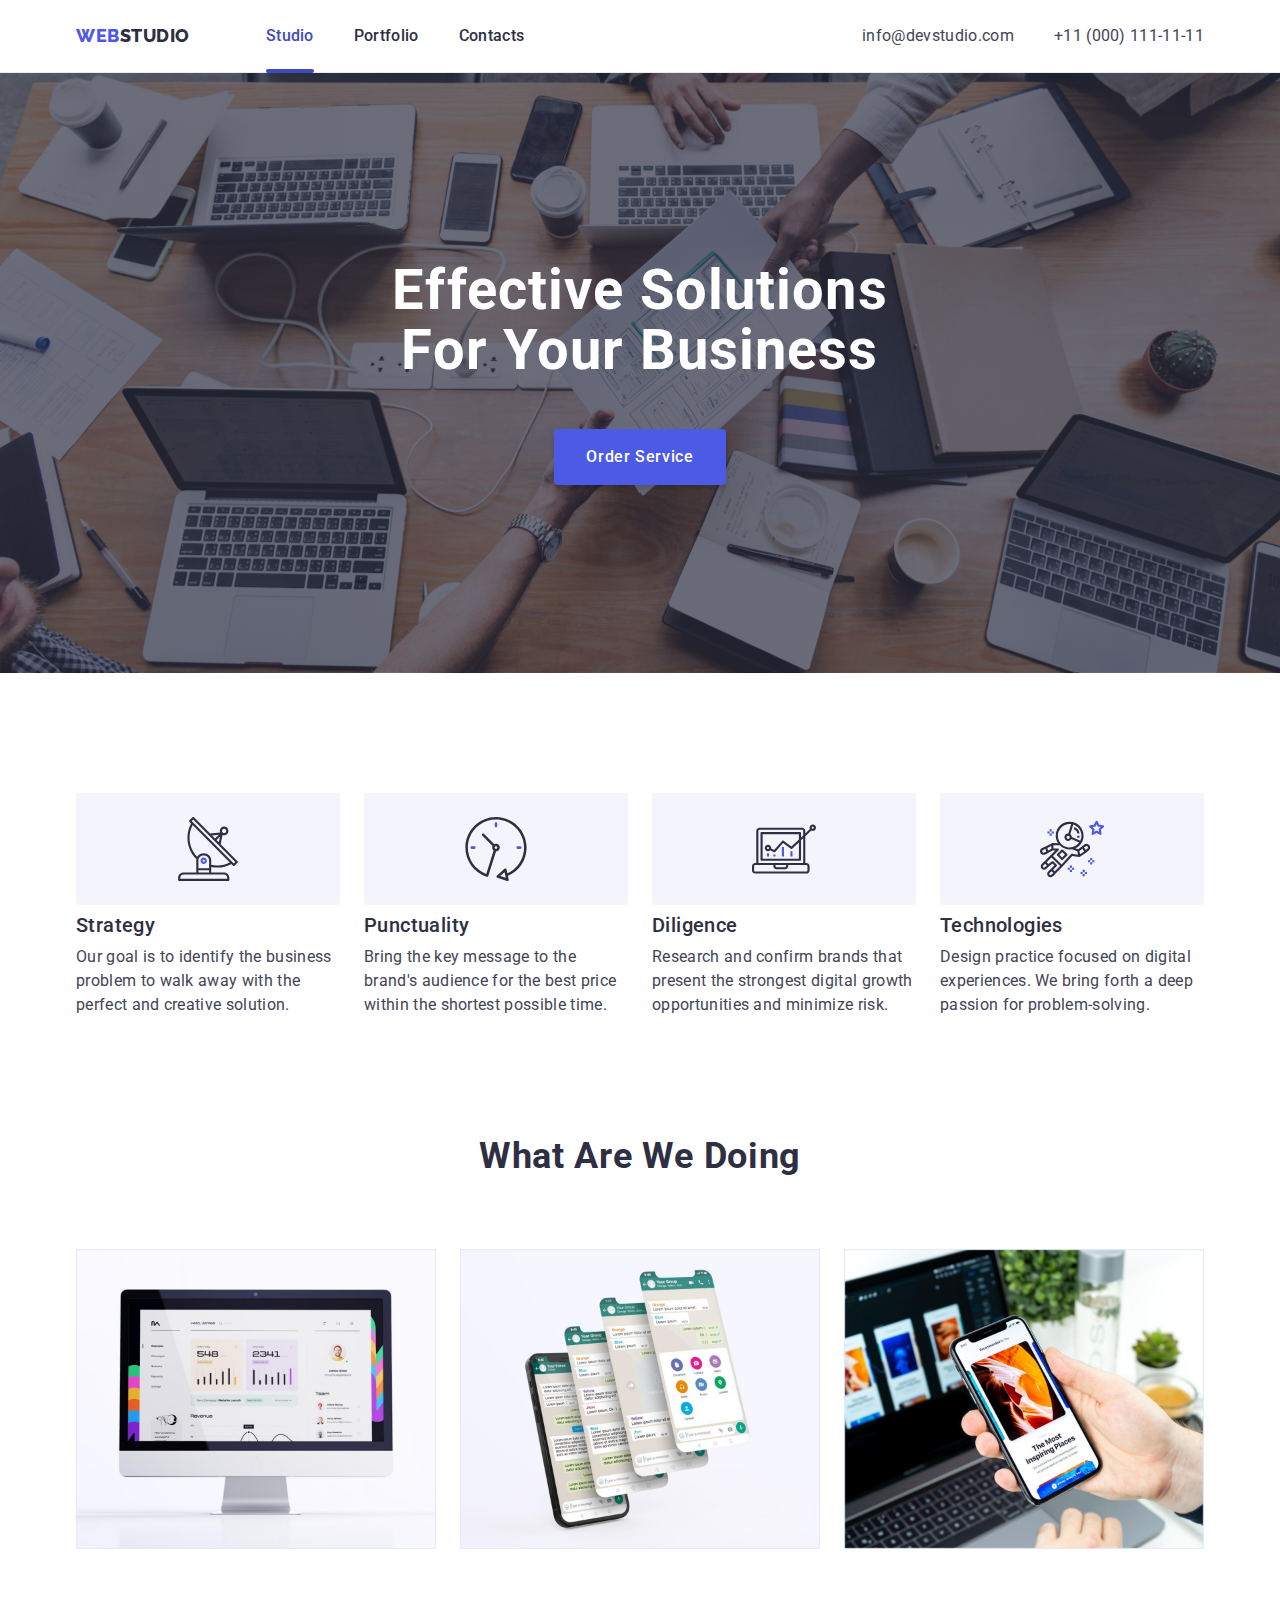
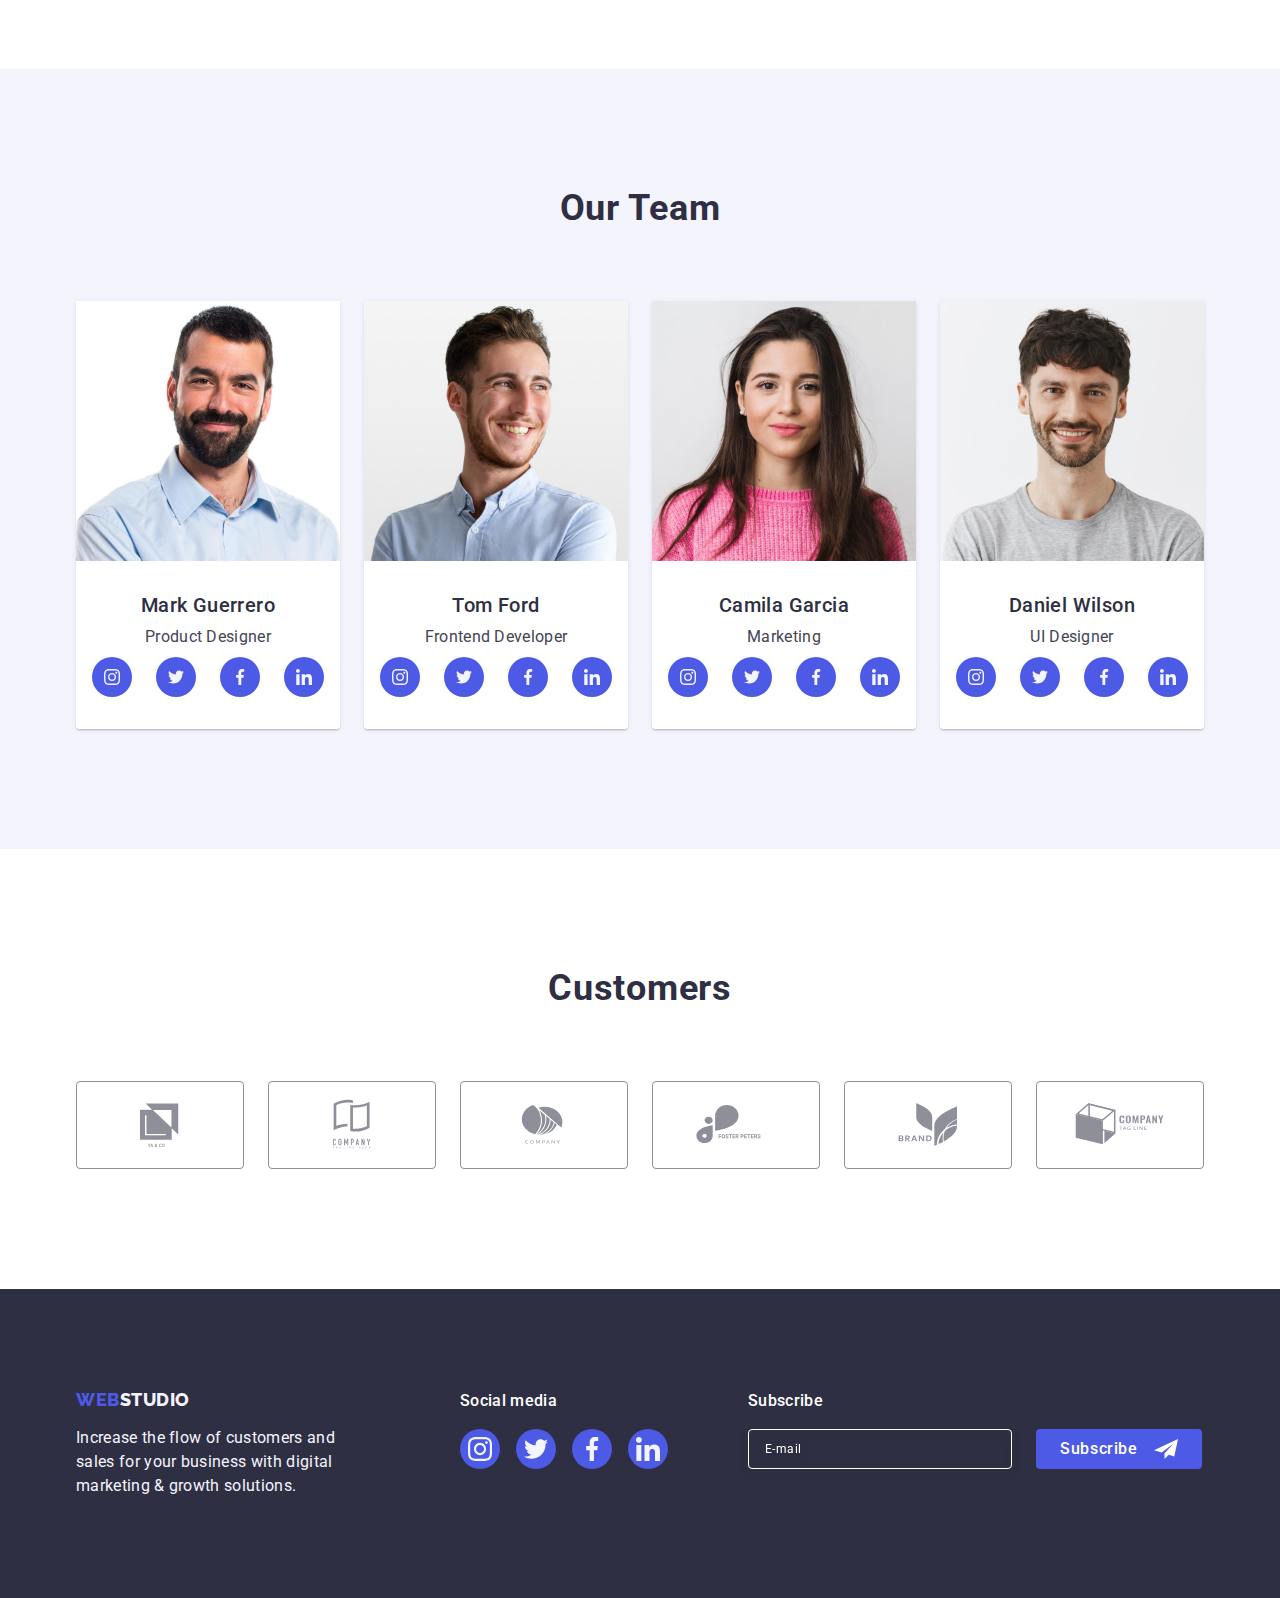
<file: index.html>
<!DOCTYPE html>
<html lang="en">
    <head>
        <meta charset="UTF-8">
        <meta name="viewport" content="width=device-width, initial-scale=1.0">
        <title>WebStudio</title>
        <link rel="icon" type="image/x-icon" href="images/favicon.ico" />
        <link rel="preconnect" href="https://fonts.googleapis.com">
        <link rel="preconnect" href="https://fonts.gstatic.com" crossorigin>
        <link href="https://fonts.googleapis.com/css2?family=Raleway:wght@800&family=Roboto:wght@400;500;700&display=swap"
              rel="stylesheet">
        <link rel="stylesheet" href="https://cdn.jsdelivr.net/npm/modern-normalize@2.0.0/modern-normalize.min.css">
        <link rel="stylesheet"  href="css/styles.css">
    </head>
    <body>
        <header class="header">
            <div class="container header_container">
                <nav class="nav">
                    <a href="./index.html" class="logo link">
                        Web<span class="logo_dark_span">Studio</span>
                    </a>

                    <ul class="nav_list list">
                        <li class="nav_list_item">
                            <a class="link nav-link nav-link_current" href="./index.html">Studio</a>
                        </li>

                        <li class="nav_list_item">
                            <a class="link nav-link" href="./portfolio.html">Portfolio</a>
                        </li>

                        <li class="nav_list_item">
                            <a class="link nav-link" href="">Contacts</a>
                        </li>
                    </ul>
                </nav>

                <address class="address">
                    <ul class="address_list list">
                        <li>
                            <a class="address-link link" href="mailto:info@devstudio.com">info@devstudio.com</a>
                        </li>

                        <li>
                            <a class="address-link link" href="tel:+110001111111">+11 (000) 111-11-11</a>
                        </li>
                    </ul>
                </address>

                <button class="burger_menu_btn" type="button" data-menu-open>
                    <svg class="burger_menu_icon" width="32" height="22">
                        <use href="./images/icons.svg#mobile-menu-open"></use>
                    </svg>
                </button>


                <div class="mobile_menu_container" data-menu>
                    <ul class="mobile_menu_list">
                        <li class="mobile_menu_item">
                            <a class="link mobile_menu_link mobile_menu_link_current" href="index.html">Studio</a>
                        </li>

                        <li class="mobile_menu_item">
                            <a class="link mobile_menu_link" href="./portfolio.html">Portfolio</a>
                        </li>

                        <li class="mobile_menu_item">
                            <a class="link mobile_menu_link" href="">Contacts</a>
                        </li>
                    </ul>

                    <div class="mobile_links_wrap">
                        <div class="mobile-links">
                            <a class="mobile_link mobile_link_tel link" href="tel:+110001111111">+11 (000) 111-11-11</a>
                            <a class="mobile_link link" href="mailto:info@devstudio.com">info@devstudio.com</a>
                        </div>

                        <ul class="list social_list mobile_social_list">
                            <li class="social_item">
                                <a class="social_link" href="">
                                    <svg class="team_social_icon" width="24" height="24">
                                        <use href="./images/icons.svg#icon-instagram"></use>
                                    </svg>
                                </a>
                            </li>

                            <li class="social_item">
                                <a class="social_link" href="">
                                    <svg class="team_social_icon" width="24" height="24">
                                        <use href="./images/icons.svg#icon-twitter"></use>
                                    </svg>
                                </a>
                            </li>

                            <li class="social_item">
                                <a class="social_link" href="">
                                    <svg class="team_social_icon" width="24" height="24">
                                        <use href="./images/icons.svg#icon-facebook"></use>
                                    </svg>
                                </a>
                            </li>

                            <li class="social_item">
                                <a class="social_link" href="">
                                    <svg class="team_social_icon" width="24" height="24">
                                        <use href="./images/icons.svg#icon-linkedin"></use>
                                    </svg>
                                </a>
                            </li>
                        </ul>
                    </div>

                    <button class="mobile_close_menu_btn" type="button" data-menu-close>
                        <svg class="mobile_close_menu_icon" width="8" height="8">
                            <use href="./images/icons.svg#mobile-menu-close"></use>
                        </svg>
                    </button>
                </div>

            </div>
        </header>

        <main>
            <section class="hero">
                <div class="container">
                    <h1 class="hero-title">
                        Effective Solutions
                        for Your Business
                    </h1>
                    <button class="hero-btn" type="button" data-modal-open>Order Service</button>
                </div>
            </section>

            <section class="section">
                <div class="container">
                    <h2 class="visually-hidden">Features</h2>
                    <ul class="features_list list">
                        <li class="features_item">
                            <div class="features_wrap">
                                <svg class="features_icon" width="64" height="64">
                                    <use href="./images/icons.svg#icon-antenna"></use>
                                </svg>
                            </div>
                            <h3 class="feature_title">Strategy</h3>
                            <p class="feature_text">
                                Our goal is to identify the business
                                problem to walk away with the perfect and creative solution.
                            </p>
                        </li>

                        <li class="features_item">
                            <div class="features_wrap">
                                <svg class="features_icon" width="64" height="64">
                                    <use href="./images/icons.svg#icon-clock"></use>
                                </svg>
                            </div>
                            <h3 class="feature_title">Punctuality</h3>
                            <p class="feature_text">
                                Bring the key message to the brand's audience for the best
                                price within the shortest possible time.
                            </p>
                        </li>

                        <li class="features_item">
                            <div class="features_wrap">
                                <svg class="features_icon" width="64" height="64">
                                    <use href="./images/icons.svg#icon-diagram"></use>
                                </svg>
                            </div>
                            <h3 class="feature_title">Diligence</h3>
                            <p class="feature_text">
                                Research and confirm brands that present the strongest
                                digital growth opportunities and minimize risk.
                            </p>
                        </li>

                        <li class="features_item">
                            <div class="features_wrap">
                                <svg class="features_icon" width="64" height="64">
                                    <use href="./images/icons.svg#icon-astronaut"></use>
                                </svg>
                            </div>
                            <h3 class="feature_title">Technologies</h3>
                            <p class="feature_text">
                                Design practice focused on digital experiences. We bring
                                forth a deep passion for problem-solving.
                            </p>
                        </li>
                    </ul>
                </div>
            </section>

            <section class="section section_no_padding_top section_hidden">
                <div class="container">
                    <h2 class="section_title">What are we doing</h2>
                    <ul class="works_list list">
                        <li class="work_list_item">
                            <img
                                    srcset="images/doing/works1.jpg 1x, ./images/doing/works1@2x.jpg 2x"
                                    src="images/doing/works1.jpg" alt="photo of desktop app"
                                    width="360"
                            >
                        </li>

                        <li class="work_list_item">
                            <img
                                    srcset="images/doing/works2.jpg 1x, ./images/doing/works2@2x.jpg 2x"
                                    src="images/doing/works2.jpg" alt="photo of mobile mockups + ui"
                                    width="360"
                            >
                        </li>

                        <li class="work_list_item">
                            <img
                                    srcset="images/doing/works3.jpg 1x, ./images/doing/works3@2x.jpg 2x"
                                    src="images/doing/works3.jpg" alt="photo of mobile app"
                                    width="360"
                            >
                        </li>
                    </ul>
                </div>
            </section>

            <section class="section team">
                <div class="container">
                    <h2 class="section_title">Our Team</h2>
                    <ul class="team_list list">
                        <li class="team_list-item">
                            <img srcset="./images/team/1_team.jpg 1x, ./images/team/teammate1@2x.jpg 2x" src="./images/team/1_team.jpg" alt="Mark Guerrero's photo" width="264">
                            <div class="team_thumb">
                                <h3 class="teammate_title">Mark Guerrero</h3>
                                <p class="teammate_text">Product Designer</p>
                                <ul class="list social_list">
                                    <li class="social_item">
                                        <a class="social_link" href="">
                                            <svg class="team_social_icon" width="16" height="16">
                                                <use href="./images/icons.svg#icon-instagram"></use>
                                            </svg>
                                        </a>
                                    </li>
                                    <li class="social_item">
                                        <a class="social_link" href="">
                                            <svg class="team_social_icon" width="16" height="16">
                                                <use href="./images/icons.svg#icon-twitter"></use>
                                            </svg>
                                        </a>
                                    </li>
                                    <li class="social_item">
                                        <a class="social_link" href="">
                                            <svg class="team_social_icon" width="16" height="16">
                                                <use href="./images/icons.svg#icon-facebook"></use>
                                            </svg>
                                        </a>
                                    </li>
                                    <li class="social_item">
                                        <a class="social_link" href="">
                                            <svg class="team_social_icon" width="16" height="16">
                                                <use href="./images/icons.svg#icon-linkedin"></use>
                                            </svg>
                                        </a>
                                    </li>
                                </ul>
                            </div>
                        </li>

                        <li class="team_list-item">
                            <img srcset="./images/team/2_team.jpg 1x, ./images/team/teammate2@2x.jpg 2x" src="./images/team/2_team.jpg" alt="Tom Ford's photo" width="264">
                            <div class="team_thumb">
                                <h3 class="teammate_title">Tom Ford</h3>
                                <p class="teammate_text">Frontend Developer</p>
                                <ul class="list social_list">
                                    <li class="social_item">
                                        <a class="social_link" href="">
                                            <svg class="team_social_icon" width="16" height="16">
                                                <use href="./images/icons.svg#icon-instagram"></use>
                                            </svg>
                                        </a>
                                    </li>
                                    <li class="social_item">
                                        <a class="social_link" href="">
                                            <svg class="team_social_icon" width="16" height="16">
                                                <use href="./images/icons.svg#icon-twitter"></use>
                                            </svg>
                                        </a>
                                    </li>
                                    <li class="social_item">
                                        <a class="social_link" href="">
                                            <svg class="team_social_icon" width="16" height="16">
                                                <use href="./images/icons.svg#icon-facebook"></use>
                                            </svg>
                                        </a>
                                    </li>
                                    <li class="social_item">
                                        <a class="social_link" href="">
                                            <svg class="team_social_icon" width="16" height="16">
                                                <use href="./images/icons.svg#icon-linkedin"></use>
                                            </svg>
                                        </a>
                                    </li>
                                </ul>
                            </div>
                        </li>

                        <li class="team_list-item">
                            <img srcset="./images/team/3_team.jpg 1x, ./images/team/teammate3@2x.jpg 2x" src="./images/team/3_team.jpg" alt="Camila Garcia's photo" width="264">
                            <div class="team_thumb">
                                <h3 class="teammate_title">Camila Garcia</h3>
                                <p class="teammate_text">Marketing</p>
                                <ul class="list social_list">
                                    <li class="social_item">
                                        <a class="social_link" href="">
                                            <svg class="team_social_icon" width="16" height="16">
                                                <use href="./images/icons.svg#icon-instagram"></use>
                                            </svg>
                                        </a>
                                    </li>
                                    <li class="social_item">
                                        <a class="social_link" href="">
                                            <svg class="team_social_icon" width="16" height="16">
                                                <use href="./images/icons.svg#icon-twitter"></use>
                                            </svg>
                                        </a>
                                    </li>
                                    <li class="social_item">
                                        <a class="social_link" href="">
                                            <svg class="team_social_icon" width="16" height="16">
                                                <use href="./images/icons.svg#icon-facebook"></use>
                                            </svg>
                                        </a>
                                    </li>
                                    <li class="social_item">
                                        <a class="social_link" href="">
                                            <svg class="team_social_icon" width="16" height="16">
                                                <use href="./images/icons.svg#icon-linkedin"></use>
                                            </svg>
                                        </a>
                                    </li>
                                </ul>
                            </div>
                        </li>

                        <li class="team_list-item">
                            <img srcset="./images/team/4_team.jpg 1x, ./images/team/teammate4@2x.jpg 2x" src="./images/team/4_team.jpg" alt="Daniel Wilson's photo" width="264">
                            <div class="team_thumb">
                                <h3 class="teammate_title">Daniel Wilson</h3>
                                <p class="teammate_text">UI Designer</p>
                                <ul class="list social_list">
                                    <li class="social_item">
                                        <a class="social_link" href="">
                                            <svg class="team_social_icon" width="16" height="16">
                                                <use href="./images/icons.svg#icon-instagram"></use>
                                            </svg>
                                        </a>
                                    </li>
                                    <li class="social_item">
                                        <a class="social_link" href="">
                                            <svg class="social_icon" width="16" height="16">
                                                <use href="./images/icons.svg#icon-twitter"></use>
                                            </svg>
                                        </a>
                                    </li>
                                    <li class="social_item">
                                        <a class="social_link" href="">
                                            <svg class="social_icon" width="16" height="16">
                                                <use href="./images/icons.svg#icon-facebook"></use>
                                            </svg>
                                        </a>
                                    </li>
                                    <li class="social_item">
                                        <a class="social_link" href="">
                                            <svg class="social_icon" width="16" height="16">
                                                <use href="./images/icons.svg#icon-linkedin"></use>
                                            </svg>
                                        </a>
                                    </li>
                                </ul>
                            </div>
                        </li>
                    </ul>
                </div>
            </section>

            <section class="section">
                <div class="container">
                    <h2 class="section_title">Customers</h2>
                    <ul class="list brands_list">
                        <li class="brands_item">
                            <a href="" class="brands_link">
                                <svg class="brands_icon" width="104" height="56">
                                    <use href="./images/icons.svg#icon-logo-1"></use>
                                </svg>
                            </a>
                        </li>

                        <li class="brands_item">
                            <a href="" class="brands_link">
                                <svg class="brands_icon" width="104" height="56">
                                    <use href="./images/icons.svg#icon-logo-2"></use>
                                </svg>
                            </a>
                        </li>

                        <li class="brands_item">
                            <a href="" class="brands_link">
                                <svg class="brands_icon" width="104" height="56">
                                    <use href="./images/icons.svg#icon-logo-3"></use>
                                </svg>
                            </a>
                        </li>

                        <li class="brands_item">
                            <a href="" class="brands_link">
                                <svg class="brands_icon" width="104" height="56">
                                    <use href="./images/icons.svg#icon-logo-4"></use>
                                </svg>
                            </a>
                        </li>

                        <li class="brands_item">
                            <a href="" class="brands_link">
                                <svg class="brands_icon" width="104" height="56">
                                    <use href="./images/icons.svg#icon-logo-5"></use>
                                </svg>
                            </a>
                        </li>

                        <li class="brands_item">
                            <a href="" class="brands_link">
                                <svg class="brands_icon" width="104" height="56">
                                    <use href="./images/icons.svg#icon-logo-6"></use>
                                </svg>
                            </a>
                        </li>
                    </ul>
                </div>
            </section>
        </main>

        <footer class="footer">
            <div class="container footer_container">
                <div class="footer_text_wrap">
                    <a href="./index.html" class="footer_logo logo link">
                        Web<span class="logo_white_span">Studio</span>
                    </a>

                    <p class="footer_text">
                        Increase the flow of customers and sales for your business
                        with digital marketing & growth solutions.
                    </p>
                </div>

                <div class="footer_social_wrapper">
                    <p class="footer_title">Social media</p>
                    <ul class="list social_list footer_social_list">
                        <li class="social_item">
                            <a class="social_link footer_social_link" href="">
                                <svg class="team_social_icon" width="24" height="24">
                                    <use href="./images/icons.svg#icon-instagram"></use>
                                </svg>
                            </a>
                        </li>

                        <li class="social_item">
                            <a class="social_link footer_social_link" href="">
                                <svg class="team_social_icon" width="24" height="24">
                                    <use href="./images/icons.svg#icon-twitter"></use>
                                </svg>
                            </a>
                        </li>

                        <li class="social_item">
                            <a class="social_link footer_social_link" href="">
                                <svg class="team_social_icon" width="24" height="24">
                                    <use href="./images/icons.svg#icon-facebook"></use>
                                </svg>
                            </a>
                        </li>

                        <li class="social_item">
                            <a class="social_link footer_social_link" href="">
                                <svg class="team_social_icon" width="24" height="24">
                                    <use href="./images/icons.svg#icon-linkedin"></use>
                                </svg>
                            </a>
                        </li>
                    </ul>
                </div>

                <div class="footer_form_wrap">
                    <p class="footer_form_title">Subscribe</p>

                    <form class="footer_form">
                        <label class="footer_subscribe" for="subscribe">
                            <input class="footer_form_input" type="email" placeholder="E-mail" name="subscribe" id="subscribe">
                        </label>

                        <button class="footer_form_btn" type="submit">
                            Subscribe
                            <svg class="footer_form_btn_icon" width="24" height="24">
                                <use href="./images/icons.svg#icon-fly_subscribe"></use>
                            </svg>
                        </button>
                    </form>
                </div>
            </div>
        </footer>

        <div class="backdrop is-hidden" data-modal>
            <div class="modal">
                <button class="modal_btn_close" type="button" data-modal-close>
                    <svg class="modal_btn_icon" width="8" height="8">
                        <use href="./images/icons.svg#icon-modal_close"></use>
                    </svg>
                </button>

                <p class="modal_form_title">Leave your contacts and we will call you back</p>

                <form class="modal_form">
                    <div class="label_wrap">
                        <label class="modal_form_label" for="user-name">Name</label>
                        <div class="modal_input_wrap">
                            <input class="modal_input" type="text" name="user-name" id="user-name">
                            <svg class="modal_input_icon" width="18" height="24">
                                <use href="./images/icons.svg#icon-modal_user"></use>
                            </svg>
                        </div>
                    </div>

                    <div class="label_wrap">
                        <label class="modal_form_label" for="phone">Phone</label>
                        <div class="modal_input_wrap">
                            <input class="modal_input" type="tel" name="phone" id="phone">
                            <svg class="modal_input_icon" width="18" height="24">
                                <use href="./images/icons.svg#icon-modal_phone"></use>
                            </svg>
                        </div>
                    </div>

                    <div class="label_wrap">
                        <label class="modal_form_label" for="email">Email</label>
                        <div class="modal_input_wrap">
                            <input class="modal_input" type="email" name="email" id="email">
                            <svg class="modal_input_icon" width="18" height="24">
                                <use href="./images/icons.svg#icon-modal_email"></use>
                            </svg>
                        </div>
                    </div>

                    <div class="label_wrap_comment">
                        <label class="modal_form_label" for="user-comment">Comment</label>
                        <textarea class="modal_textarea" placeholder="Text input" name="user-comment"
                                  id="user-comment"></textarea>
                    </div>

                    <div class="checkbox_wrapper">
                        <input class="modal_privacy_checkbox visually-hidden" type="checkbox" name="user-privacy"
                               id="user-privacy" value="true">

                        <label class="modal_privacy" for="user-privacy">
                            <span class="modal_privacy_icon_wrap">
                                <svg class="icon_checkbox" width="10" height="8">
                                    <use href="./images/icons.svg#icon-check"></use>
                                </svg>
                            </span>
                            I accept the terms and conditions of the&nbsp;
                            <a class="modal_privacy_link" href="/">
                                Privacy Policy
                            </a>
                        </label>
                    </div>

                    <button class="modal_form_send_button" type="submit">Send</button>
                </form>
            </div>
        </div>

        <script src="./js/modal.js"></script>
        <script src="./js/mobile-menu.js"></script>
    </body>
</html>
</file>
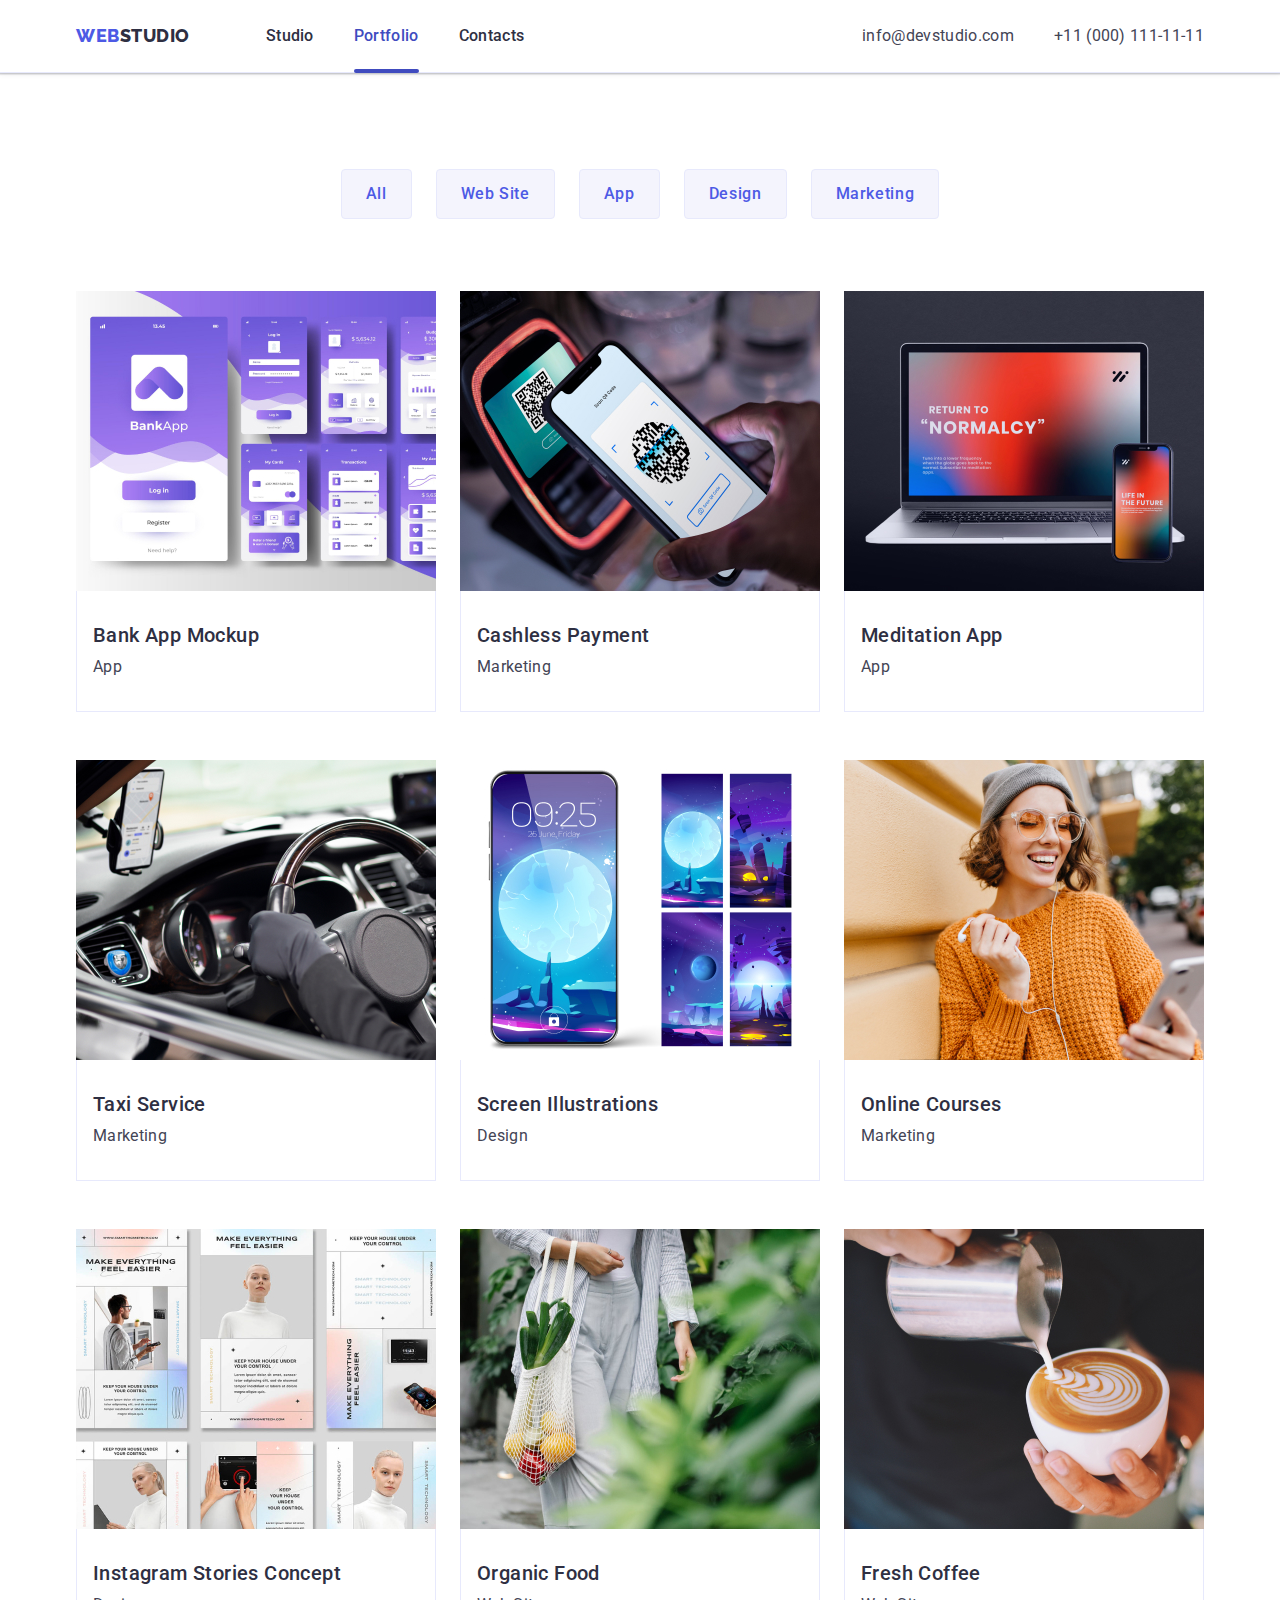
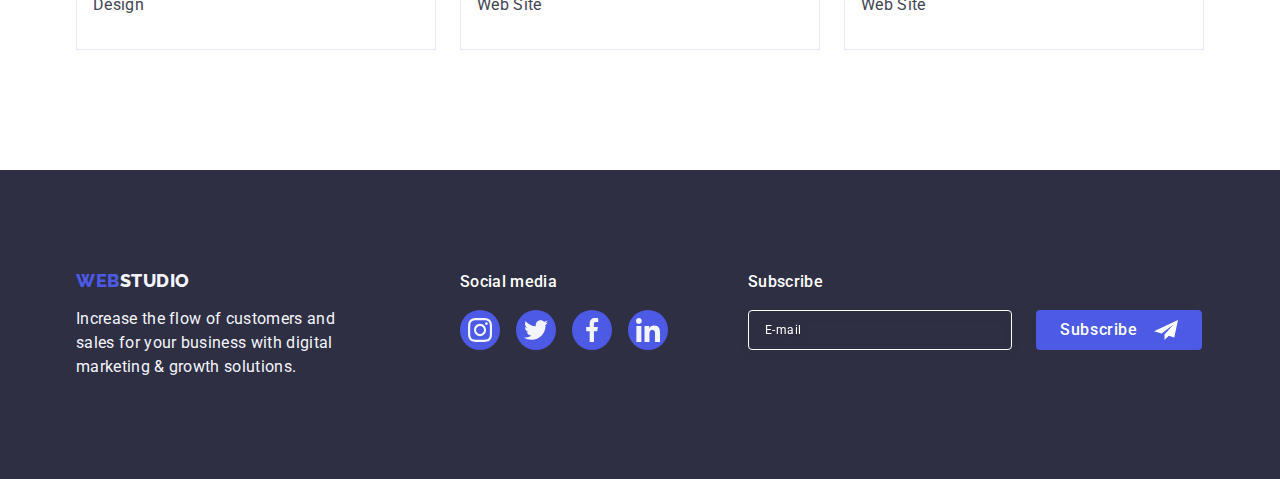
<file: portfolio.html>
<!DOCTYPE html>
<html lang="en">
<head>
    <meta charset="UTF-8">
    <title>Portfolio</title>
    <link rel="icon" type="image/x-icon" href="images/favicon.ico" />
    <link rel="preconnect" href="https://fonts.googleapis.com">
    <link rel="preconnect" href="https://fonts.gstatic.com" crossorigin>
    <link href="https://fonts.googleapis.com/css2?family=Raleway:wght@800&family=Roboto:wght@400;500;700&display=swap"
          rel="stylesheet">
    <link rel="stylesheet" href="https://cdn.jsdelivr.net/npm/modern-normalize@2.0.0/modern-normalize.min.css">
    <link rel="stylesheet" href="css/styles.css">
</head>

<body>
<header class="header">
    <div class="container header_container">
        <nav class="nav">
            <a href="./index.html" class="logo link">
                Web<span class="logo_dark_span">Studio</span>
            </a>

            <ul class="nav_list list">
                <li class="nav_list_item">
                    <a class="link nav-link" href="./index.html">Studio</a>
                </li>

                <li class="nav_list_item">
                    <a class="link nav-link nav-link_current" href="./portfolio.html">Portfolio</a>
                </li>

                <li class="nav_list_item">
                    <a class="link nav-link" href="">Contacts</a>
                </li>
            </ul>
        </nav>

        <address class="address">
            <ul class="address_list list">
                <li>
                    <a class="address-link link" href="mailto:info@devstudio.com">info@devstudio.com</a>
                </li>

                <li>
                    <a class="address-link link" href="tel:+110001111111">+11 (000) 111-11-11</a>
                </li>
            </ul>
        </address>

        <button class="burger_menu_btn" type="button" data-menu-open>
            <svg class="burger_menu_icon" width="32" height="22">
                <use href="./images/icons.svg#mobile-menu-open"></use>
            </svg>
        </button>


        <div class="mobile_menu_container" data-menu>
            <ul class="mobile_menu_list">
                <li class="mobile_menu_item">
                    <a class="link mobile_menu_link" href="index.html">Studio</a>
                </li>

                <li class="mobile_menu_item">
                    <a class="link mobile_menu_link mobile_menu_link_current" href="./portfolio.html">Portfolio</a>
                </li>

                <li class="mobile_menu_item">
                    <a class="link mobile_menu_link" href="">Contacts</a>
                </li>
            </ul>

            <div class="mobile_links_wrap">
                <div class="mobile-links">
                    <a class="mobile_link mobile_link_tel link" href="tel:+110001111111">+11 (000) 111-11-11</a>
                    <a class="mobile_link link" href="mailto:info@devstudio.com">info@devstudio.com</a>
                </div>

                <ul class="list social_list mobile_social_list">
                    <li class="social_item">
                        <a class="social_link" href="">
                            <svg class="team_social_icon" width="24" height="24">
                                <use href="./images/icons.svg#icon-instagram"></use>
                            </svg>
                        </a>
                    </li>

                    <li class="social_item">
                        <a class="social_link" href="">
                            <svg class="team_social_icon" width="24" height="24">
                                <use href="./images/icons.svg#icon-twitter"></use>
                            </svg>
                        </a>
                    </li>

                    <li class="social_item">
                        <a class="social_link" href="">
                            <svg class="team_social_icon" width="24" height="24">
                                <use href="./images/icons.svg#icon-facebook"></use>
                            </svg>
                        </a>
                    </li>

                    <li class="social_item">
                        <a class="social_link" href="">
                            <svg class="team_social_icon" width="24" height="24">
                                <use href="./images/icons.svg#icon-linkedin"></use>
                            </svg>
                        </a>
                    </li>
                </ul>
            </div>

            <button class="mobile_close_menu_btn" type="button" data-menu-close>
                <svg class="mobile_close_menu_icon" width="8" height="8">
                    <use href="./images/icons.svg#mobile-menu-close"></use>
                </svg>
            </button>
        </div>

    </div>
</header>

<main>
    <section class="portfolio_section">
        <div class="container">
            <h1 class="visually-hidden">Portfolio</h1>
            <ul class="filter list">
                <li>
                    <button class="filter_btn" type="button">All</button>
                </li>
                <li>
                    <button class="filter_btn" type="button">Web Site</button>
                </li>
                <li>
                    <button class="filter_btn" type="button">App</button>
                </li>
                <li>
                    <button class="filter_btn" type="button">Design</button>
                </li>
                <li>
                    <button class="filter_btn" type="button">Marketing</button>
                </li>
            </ul>

            <ul class="portfolio_list list">
                <li class="portfolio_list_item">
                    <a class="link portfolio_link" href="">
                        <div class="overlay">
                            <picture>
                                <source
                                    media="(min-width: 1158px)"
                                    srcset="./images/portfolio/desktop/img1-desk.jpg 1x, ./images/portfolio/desktop/img1-desk@2x.jpg 2x"
                                />
                                <source
                                        media="(min-width: 768px)"
                                        srcset="./images/portfolio/tablet/img1-tab.jpg 1x, ./images/portfolio/tablet/img1-tab@2x.jpg 2x"
                                />
                                <source
                                        media="(max-width: 767px)"
                                        srcset="./images/portfolio/mobile/img1-mobile.jpg 1x, ./images/portfolio/mobile/img1-mobile@2x.jpg 2x"
                                />
                                <img
                                        class="portfolio_card_image"
                                        src="/images/portfolio/desktop/img1-desk.jpg"
                                        alt="Banking App Interface Concept"
                                        width="360"
                                />
                            </picture>

                            <p class="overlay_text">14 Stylish and User-Friendly App Design Concepts · Task Manager
                                App
                                · Calorie Tracker App
                                · Exotic Fruit Ecommerce App · Cloud Storage App</p>
                        </div>

                        <div class="portfolio_thumb">
                            <h2 class="portfolio_card_title">Bank App Mockup</h2>
                            <p class="portfolio_card_text">App</p>
                        </div>
                    </a>
                </li>

                <li class="portfolio_list_item">
                    <a class="link portfolio_link" href="">
                        <div class="overlay">
                            <picture>
                                <source
                                        media="(min-width: 1158px)"
                                        srcset="./images/portfolio/desktop/img2-desk.jpg 1x, ./images/portfolio/desktop/img2-desk@2x.jpg 2x"
                                />
                                <source
                                        media="(min-width: 768px)"
                                        srcset="./images/portfolio/tablet/img2-tab.jpg 1x, ./images/portfolio/tablet/img2-tab@2x.jpg 2x"
                                />
                                <source
                                        media="(max-width: 767px)"
                                        srcset="./images/portfolio/mobile/img2-mobile.jpg 1x, ./images/portfolio/mobile/img2-mobile@2x.jpg 2x"
                                />
                                <img
                                        class="portfolio_card_image"
                                        src="/images/portfolio/desktop/img1-desk.jpg"
                                        alt="Banking App Interface Concept"
                                        width="360"
                                />
                            </picture>

                            <p class="overlay_text">14 Stylish and User-Friendly App Design Concepts · Task Manager App
                                · Calorie Tracker App
                                · Exotic Fruit Ecommerce App · Cloud Storage App</p>
                        </div>

                        <div class="portfolio_thumb">
                            <h2 class="portfolio_card_title">Cashless Payment</h2>
                            <p class="portfolio_card_text">Marketing</p>
                        </div>
                    </a>
                </li>

                <li class="portfolio_list_item">
                    <a class="link portfolio_link" href="">
                        <div class="overlay">
                            <picture>
                                <source
                                        media="(min-width: 1158px)"
                                        srcset="./images/portfolio/desktop/img3-desk.jpg 1x, ./images/portfolio/desktop/img3-desk@2x.jpg 2x"
                                />
                                <source
                                        media="(min-width: 768px)"
                                        srcset="./images/portfolio/tablet/img3-tab.jpg 1x, ./images/portfolio/tablet/img3-tab@2x.jpg 2x"
                                />
                                <source
                                        media="(max-width: 767px)"
                                        srcset="./images/portfolio/mobile/img3-mobile.jpg 1x, ./images/portfolio/mobile/img3-mobile@2x.jpg 2x"
                                />
                                <img
                                        class="portfolio_card_image"
                                        src="/images/portfolio/desktop/img1-desk.jpg"
                                        alt="mockups of mobile and desktop with demo app"
                                        width="360"
                                />
                            </picture>

                            <p class="overlay_text">14 Stylish and User-Friendly App Design Concepts · Task Manager App
                                · Calorie Tracker App
                                · Exotic Fruit Ecommerce App · Cloud Storage App</p>
                        </div>

                        <div class="portfolio_thumb">
                            <h2 class="portfolio_card_title">Meditation App</h2>
                            <p class="portfolio_card_text">App</p>
                        </div>
                    </a>
                </li>

                <li class="portfolio_list_item">
                    <a class="link portfolio_link" href="">
                        <div class="overlay">
                            <picture>
                                <source
                                        media="(min-width: 1158px)"
                                        srcset="./images/portfolio/desktop/img4-desk.jpg 1x, ./images/portfolio/desktop/img4-desk@2x.jpg 2x"
                                />
                                <source
                                        media="(min-width: 768px)"
                                        srcset="./images/portfolio/tablet/img4-tab.jpg 1x, ./images/portfolio/tablet/img4-tab@2x.jpg 2x"
                                />
                                <source
                                        media="(max-width: 767px)"
                                        srcset="./images/portfolio/mobile/img4-mobile.jpg 1x, ./images/portfolio/mobile/img4-mobile@2x.jpg 2x"
                                />
                                <img
                                        class="portfolio_card_image"
                                        src="/images/portfolio/desktop/img1-desk.jpg"
                                        alt="car interior"
                                        width="360"
                                />
                            </picture>

                            <p class="overlay_text">14 Stylish and User-Friendly App Design Concepts · Task Manager App
                                · Calorie Tracker App
                                · Exotic Fruit Ecommerce App · Cloud Storage App</p>
                        </div>

                        <div class="portfolio_thumb">
                            <h2 class="portfolio_card_title">Taxi Service</h2>
                            <p class="portfolio_card_text">Marketing</p>
                        </div>
                    </a>
                </li>

                <li class="portfolio_list_item">
                    <a class="link portfolio_link" href="">
                        <div class="overlay">
                            <picture>
                                <source
                                        media="(min-width: 1158px)"
                                        srcset="./images/portfolio/desktop/img5-desk.jpg 1x, ./images/portfolio/desktop/img5-desk@2x.jpg 2x"
                                />
                                <source
                                        media="(min-width: 768px)"
                                        srcset="./images/portfolio/tablet/img5-tab.jpg 1x, ./images/portfolio/tablet/img5-tab@2x.jpg 2x"
                                />
                                <source
                                        media="(max-width: 767px)"
                                        srcset="./images/portfolio/mobile/img5-mobile.jpg 1x, ./images/portfolio/mobile/img5-mobile@2x.jpg 2x"
                                />
                                <img
                                        class="portfolio_card_image"
                                        src="/images/portfolio/desktop/img1-desk.jpg"
                                        alt="mobile app illustrations"
                                        width="360"
                                />
                            </picture>

                            <p class="overlay_text">14 Stylish and User-Friendly App Design Concepts · Task Manager App
                                · Calorie Tracker App
                                · Exotic Fruit Ecommerce App · Cloud Storage App</p>
                        </div>

                        <div class="portfolio_thumb">
                            <h2 class="portfolio_card_title">Screen Illustrations</h2>
                            <p class="portfolio_card_text">Design</p>
                        </div>
                    </a>
                </li>

                <li class="portfolio_list_item">
                    <a class="link portfolio_link" href="">
                        <div class="overlay">
                            <picture>
                                <source
                                        media="(min-width: 1158px)"
                                        srcset="./images/portfolio/desktop/img6-desk.jpg 1x, ./images/portfolio/desktop/img6-desk@2x.jpg 2x"
                                />
                                <source
                                        media="(min-width: 768px)"
                                        srcset="./images/portfolio/tablet/img6-tab.jpg 1x, ./images/portfolio/tablet/img6-tab@2x.jpg 2x"
                                />
                                <source
                                        media="(max-width: 767px)"
                                        srcset="./images/portfolio/mobile/img6-mobile.jpg 1x, ./images/portfolio/mobile/img6-mobile@2x.jpg 2x"
                                />
                                <img
                                        class="portfolio_card_image"
                                        src="/images/portfolio/desktop/img1-desk.jpg"
                                        alt="smiling girl"
                                        width="360"
                                />
                            </picture>

                            <p class="overlay_text">14 Stylish and User-Friendly App Design Concepts · Task Manager App
                                · Calorie Tracker App
                                · Exotic Fruit Ecommerce App · Cloud Storage App</p>
                        </div>

                        <div class="portfolio_thumb">
                            <h2 class="portfolio_card_title">Online Courses</h2>
                            <p class="portfolio_card_text">Marketing</p>
                        </div>
                    </a>
                </li>

                <li class="portfolio_list_item">
                    <a class="link portfolio_link" href="">
                        <div class="overlay">
                            <picture>
                                <source
                                        media="(min-width: 1158px)"
                                        srcset="./images/portfolio/desktop/img7-desk.jpg 1x, ./images/portfolio/desktop/img7-desk@2x.jpg 2x"
                                />
                                <source
                                        media="(min-width: 768px)"
                                        srcset="./images/portfolio/tablet/img7-tab.jpg 1x, ./images/portfolio/tablet/img7-tab@2x.jpg 2x"
                                />
                                <source
                                        media="(max-width: 767px)"
                                        srcset="./images/portfolio/mobile/img7-mobile.jpg 1x, ./images/portfolio/mobile/img7-mobile@2x.jpg 2x"
                                />
                                <img
                                        class="portfolio_card_image"
                                        src="/images/portfolio/desktop/img1-desk.jpg"
                                        alt="mockups of instagram stories concept"
                                        width="360"
                                />
                            </picture>

                            <p class="overlay_text">14 Stylish and User-Friendly App Design Concepts · Task Manager App
                                · Calorie Tracker App
                                · Exotic Fruit Ecommerce App · Cloud Storage App</p>
                        </div>

                        <div class="portfolio_thumb">
                            <h2 class="portfolio_card_title">Instagram Stories Concept</h2>
                            <p class="portfolio_card_text">Design</p>
                        </div>
                    </a>
                </li>

                <li class="portfolio_list_item">
                    <a class="link portfolio_link" href="">
                        <div class="overlay">
                            <picture>
                                <source
                                        media="(min-width: 1158px)"
                                        srcset="./images/portfolio/desktop/img8-desk.jpg 1x, ./images/portfolio/desktop/img8-desk@2x.jpg 2x"
                                />
                                <source
                                        media="(min-width: 768px)"
                                        srcset="./images/portfolio/tablet/img8-tab.jpg 1x, ./images/portfolio/tablet/img8-tab@2x.jpg 2x"
                                />
                                <source
                                        media="(max-width: 767px)"
                                        srcset="./images/portfolio/mobile/img8-mobile.jpg 1x, ./images/portfolio/mobile/img8-mobile@2x.jpg 2x"
                                />
                                <img
                                        class="portfolio_card_image"
                                        src="/images/portfolio/desktop/img1-desk.jpg"
                                        alt="vegetables and fruits in the bag"
                                        width="360"
                                />
                            </picture>

                            <p class="overlay_text">14 Stylish and User-Friendly App Design Concepts · Task Manager App
                                · Calorie Tracker App
                                · Exotic Fruit Ecommerce App · Cloud Storage App</p>
                        </div>

                        <div class="portfolio_thumb">
                            <h2 class="portfolio_card_title">Organic Food</h2>
                            <p class="portfolio_card_text">Web Site</p>
                        </div>
                    </a>
                </li>

                <li class="portfolio_list_item">
                    <a class="link portfolio_link" href="">
                        <div class="overlay">
                            <picture>
                                <source
                                        media="(min-width: 1158px)"
                                        srcset="./images/portfolio/desktop/img9-desk.jpg 1x, ./images/portfolio/desktop/img9-desk@2x.jpg 2x"
                                />
                                <source
                                        media="(min-width: 768px)"
                                        srcset="./images/portfolio/tablet/img9-tab.jpg 1x, ./images/portfolio/tablet/img9-tab@2x.jpg 2x"
                                />
                                <source
                                        media="(max-width: 767px)"
                                        srcset="./images/portfolio/mobile/img9-mobile.jpg 1x, ./images/portfolio/mobile/img9-mobile@2x.jpg 2x"
                                />
                                <img
                                        class="portfolio_card_image"
                                        src="/images/portfolio/desktop/img1-desk.jpg"
                                        alt="coffee in the cup"
                                        width="360"
                                />
                            </picture>

                            <p class="overlay_text">
                                14 Stylish and User-Friendly App Design Concepts · Task Manager App · Calorie Tracker
                                App
                                · Exotic Fruit Ecommerce App · Cloud Storage App
                            </p>
                        </div>

                        <div class="portfolio_thumb">
                            <h2 class="portfolio_card_title">Fresh Coffee</h2>
                            <p class="portfolio_card_text">Web Site</p>
                        </div>
                    </a>
                </li>
            </ul>
        </div>
    </section>
</main>

<footer class="footer">
    <div class="container footer_container">
        <div class="footer_text_wrap">
            <a href="./index.html" class="footer_logo logo link">
                Web<span class="logo_white_span">Studio</span>
            </a>

            <p class="footer_text">
                Increase the flow of customers and sales for your business
                with digital marketing & growth solutions.
            </p>
        </div>

        <div class="footer_social_wrapper">
            <p class="footer_title">Social media</p>
            <ul class="list social_list footer_social_list">
                <li class="social_item">
                    <a class="social_link footer_social_link" href="">
                        <svg class="team_social_icon" width="24" height="24">
                            <use href="./images/icons.svg#icon-instagram"></use>
                        </svg>
                    </a>
                </li>
                <li class="social_item">
                    <a class="social_link footer_social_link" href="">
                        <svg class="team_social_icon" width="24" height="24">
                            <use href="./images/icons.svg#icon-twitter"></use>
                        </svg>
                    </a>
                </li>
                <li class="social_item">
                    <a class="social_link footer_social_link" href="">
                        <svg class="team_social_icon" width="24" height="24">
                            <use href="./images/icons.svg#icon-facebook"></use>
                        </svg>
                    </a>
                </li>
                <li class="social_item">
                    <a class="social_link footer_social_link" href="">
                        <svg class="team_social_icon" width="24" height="24">
                            <use href="./images/icons.svg#icon-linkedin"></use>
                        </svg>
                    </a>
                </li>
            </ul>
        </div>

        <div class="footer_form_wrap">
            <p class="footer_form_title">Subscribe</p>

            <form class="footer_form">
                <label class="footer_subscribe" for="subscribe">
                    <input class="footer_form_input" type="email" placeholder="E-mail" name="subscribe" id="subscribe">
                </label>

                <button class="footer_form_btn" type="submit">
                    Subscribe
                    <svg class="footer_form_btn_icon" width="24" height="24">
                        <use href="./images/icons.svg#icon-fly_subscribe"></use>
                    </svg>
                </button>
            </form>
        </div>
    </div>
</footer>

<script src="./js/mobile-menu.js"></script>
</body>
</html>
</file>
<file: css/styles.css>
/* BASE */
@import "./base/reset.css";

/* UTILS */
@import "./utils/variables.css";
@import "./utils/visually-hidden.css";

 /* LAYOUTS */
@import './layouts/header.css';
@import './layouts/footer.css';

 /* COMPONENTS */
@import './components/container.css';
@import './components/section.css';
@import './components/mobile-menu.css';
@import './components/hero.css';
@import "./components/features.css";
@import './components/works.css';
@import './components/team.css';
@import './components/social-list.css';
@import './components/brands.css';
@import './components/portfolio.css';
@import './components/modal.css';
</file>
